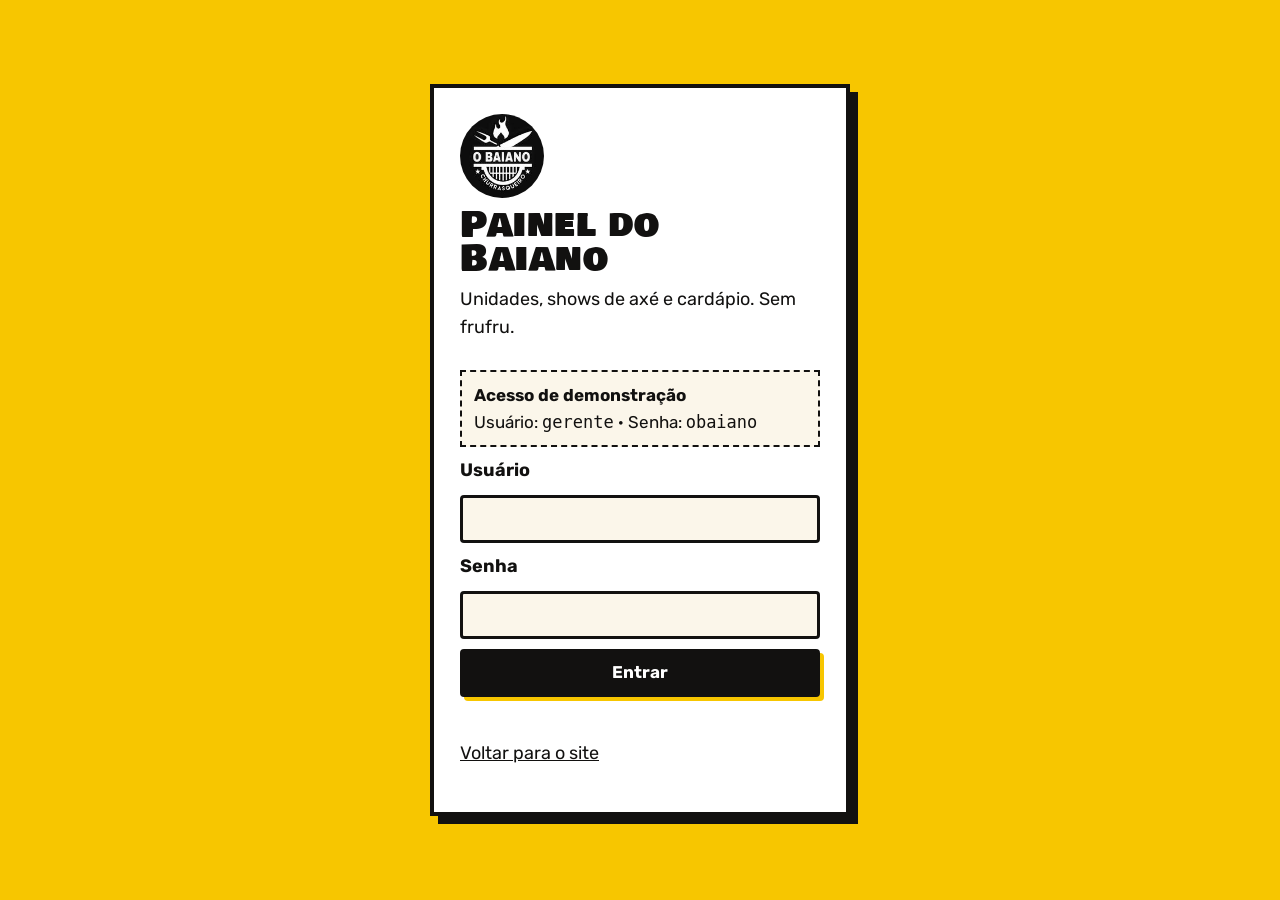
<file: admin.html>
<!doctype html>
<html lang="pt-BR">
<head>
<meta charset="utf-8">
<meta name="viewport" content="width=device-width, initial-scale=1">
<title>Painel do gerente · O Baiano</title>
<meta name="robots" content="noindex">
<meta name="theme-color" content="#121110">
<link rel="icon" href="fotos/logo.jpg">
<link rel="preconnect" href="https://fonts.googleapis.com">
<link rel="preconnect" href="https://fonts.gstatic.com" crossorigin>
<link href="https://fonts.googleapis.com/css2?family=Bowlby+One+SC&family=Rubik:wght@400;500;600;700&display=swap" rel="stylesheet">
<link rel="stylesheet" href="assets/estilo.css?v=20261112192849">
<link rel="stylesheet" href="assets/admin.css?v=20261112192849">
</head>
<body>
<main id="tela-login" class="login">
  <form class="login-caixa" id="form-login" novalidate>
    <img src="fotos/logo.jpg" alt="" width="84" height="84">
    <h1>Painel do Baiano</h1>
    <p>Unidades, shows de axé e cardápio. Sem frufru.</p>
    <div class="credencial" role="note"><b>Acesso de demonstração</b><br>Usuário: <code>gerente</code> · Senha: <code>obaiano</code></div>
    <label for="l-user">Usuário</label><input id="l-user" autocomplete="username" autocapitalize="none">
    <label for="l-senha">Senha</label><input id="l-senha" type="password" autocomplete="current-password">
    <button class="bt bt-preto" type="submit">Entrar</button>
    <p class="erro" id="login-erro" aria-live="polite"></p>
    <p><a href="index.html">Voltar para o site</a></p>
  </form>
</main>

<div id="tela-painel" hidden>
  <header class="topo">
    <div class="embrulho">
      <span class="marca"><img src="fotos/logo.jpg" alt=""><b>Painel</b></span>
      <a class="bt bt-mini" href="index.html" target="_blank" rel="noopener" style="margin-left:auto">Ver site</a>
      <button class="bt bt-mini" id="btn-sair" type="button">Sair</button>
    </div>
  </header>
  <div class="aviso-demo"><b>Modo demonstração.</b> O que você salva aqui aparece no site deste aparelho.</div>
  <main class="embrulho adm-main">
    <section id="aba-unidades" class="aba"></section>
    <section id="aba-shows" class="aba" hidden></section>
    <section id="aba-cardapio" class="aba" hidden></section>
    <section id="aba-pedidos" class="aba" hidden></section>
    <section id="aba-ajustes" class="aba" hidden></section>
  </main>
  <nav class="abas" aria-label="Seções do painel">
    <button type="button" data-aba="unidades" aria-current="page">Unidades</button>
    <button type="button" data-aba="shows">Shows</button>
    <button type="button" data-aba="cardapio">Cardápio</button>
    <button type="button" data-aba="pedidos">Pedidos<span class="badge" id="badge" hidden></span></button>
    <button type="button" data-aba="ajustes">Ajustes</button>
  </nav>
  <div class="toast" id="toast" role="status" aria-live="polite" hidden></div>
</div>
<script src="assets/dados.js?v=20261112192849"></script>
<script src="assets/admin.js?v=20261112192849"></script>
</body>
</html>
</file>
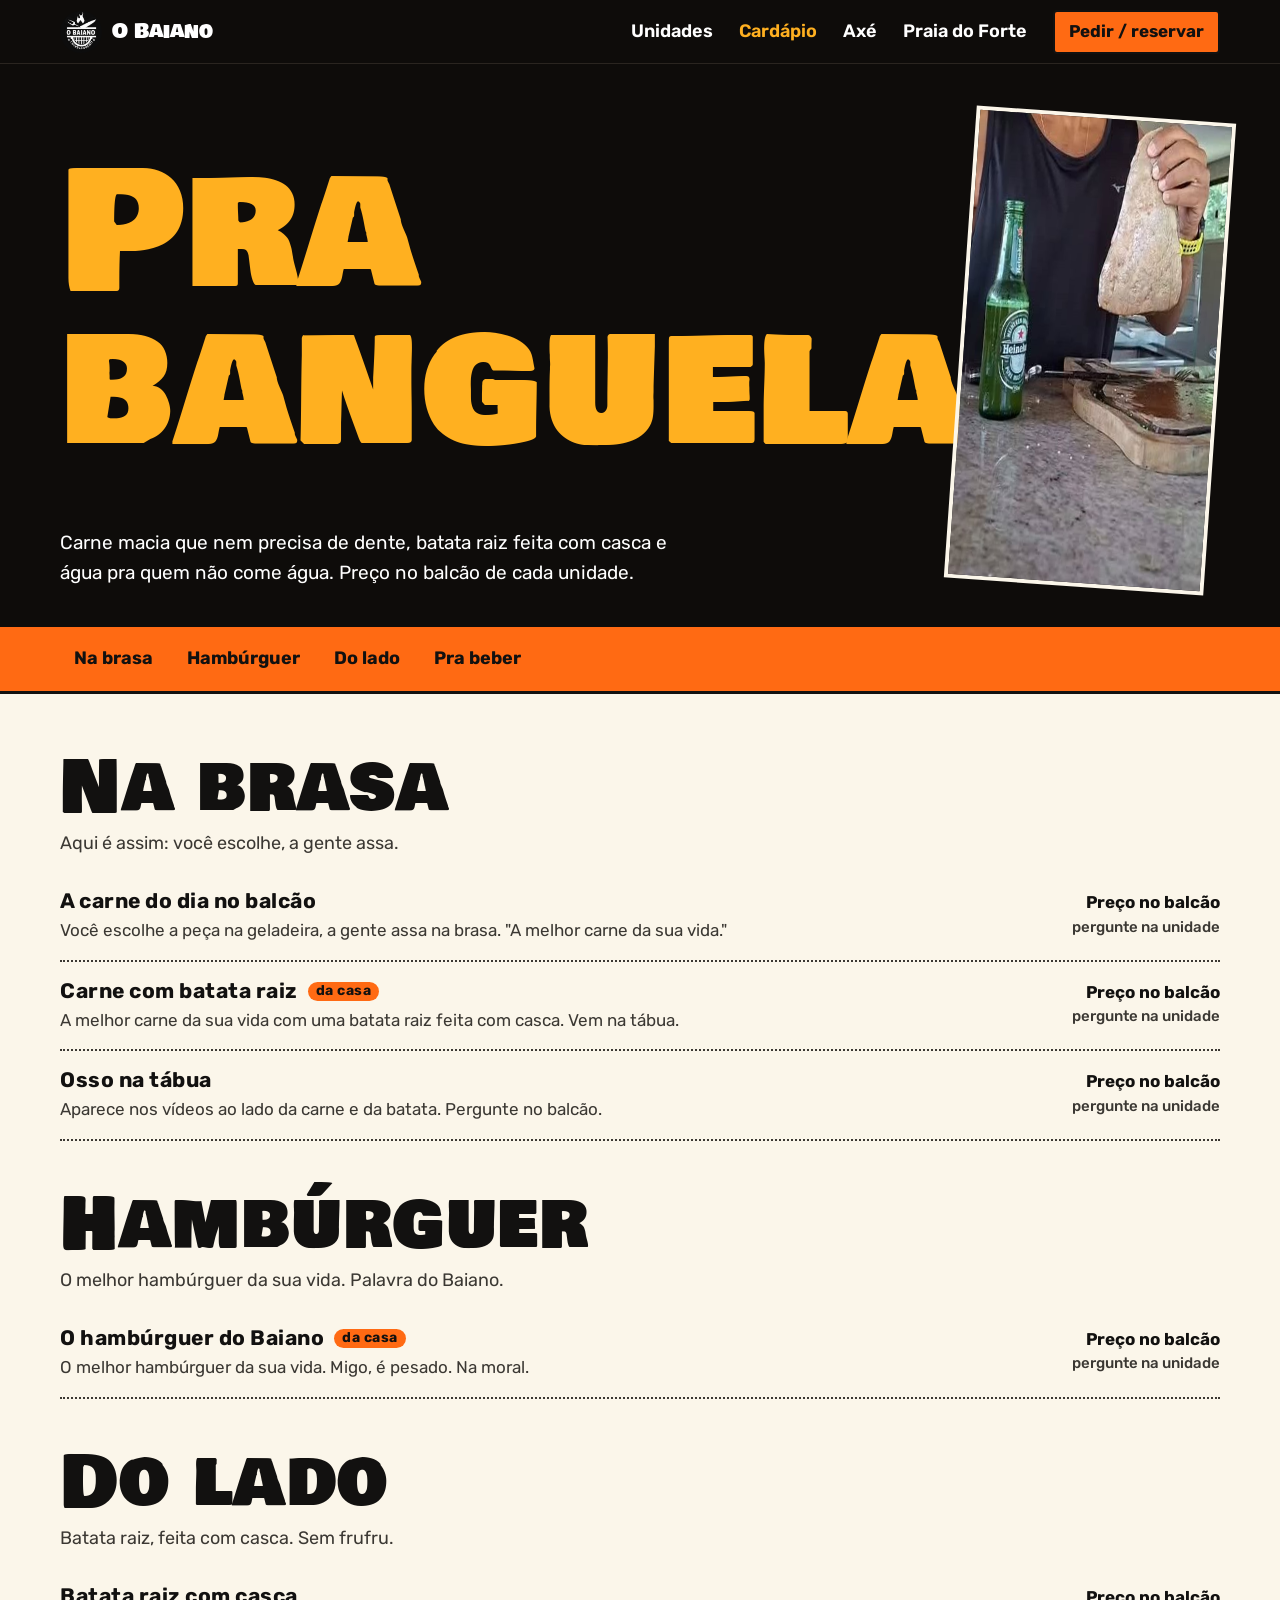
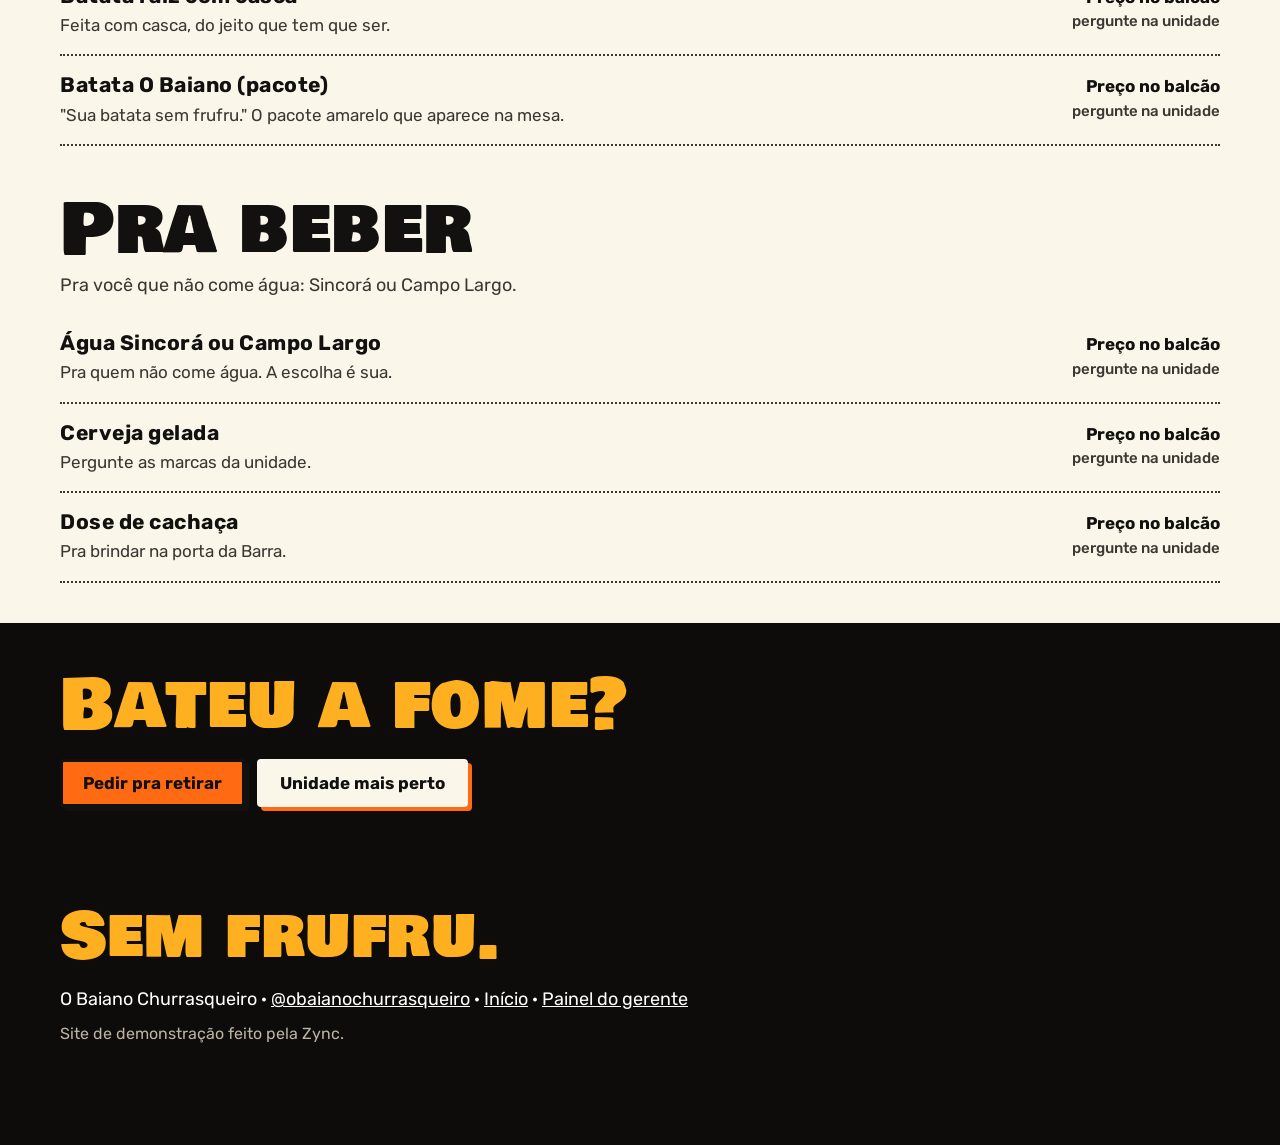
<file: cardapio.html>
<!doctype html>
<html lang="pt-BR">
<head>
<meta charset="utf-8">
<meta name="viewport" content="width=device-width, initial-scale=1">
<title>Cardápio · O Baiano Churrasqueiro</title>
<meta name="description" content="Cardápio do O Baiano Churrasqueiro: carne na brasa, hambúrguer, batata raiz com casca e bebida gelada. Sem frufru.">
<meta name="theme-color" content="#0E0C0A">
<link rel="icon" href="fotos/logo.jpg">
<link rel="preconnect" href="https://fonts.googleapis.com">
<link rel="preconnect" href="https://fonts.gstatic.com" crossorigin>
<link href="https://fonts.googleapis.com/css2?family=Bowlby+One+SC&family=Rubik:wght@400;500;600;700&display=swap" rel="stylesheet">
<link rel="stylesheet" href="assets/site.css?v=20261112192849">
</head>
<body class="pg-menu">
<header class="topo">
  <a class="marca" href="index.html"><img src="fotos/logo.jpg" alt=""><b>O Baiano</b></a>
  <nav aria-label="Principal">
    <a href="index.html#unidades">Unidades</a>
    <a href="cardapio.html" aria-current="page">Cardápio</a>
    <a href="index.html#axe">Axé</a>
    <a href="index.html#praia-do-forte">Praia do Forte</a>
  </nav>
  <a class="bt bt-brasa" href="index.html#pedir">Pedir / reservar</a>
</header>

<main>
  <section class="menu-cab">
    <div class="embrulho menu-cab-grade">
      <h1>Pra<br>banguela.</h1>
      <figure class="menu-foto"><img src="fotos/carne-e-cerveja.jpg" alt="Carne na tábua com cerveja gelada" width="361" height="465"></figure>
      <p>Carne macia que nem precisa de dente, batata raiz feita com casca e água pra quem não come água. Preço no balcão de cada unidade.</p>
    </div>
  </section>
  <nav class="cats" aria-label="Categorias"><div class="embrulho" id="cats"></div></nav>
  <div class="embrulho menu-corpo" id="menu"></div>

  <section class="menu-fim">
    <div class="embrulho">
      <p class="disp">Bateu a fome?</p>
      <div class="form-acoes">
        <a class="bt bt-brasa" href="index.html?tipo=retira#pedir">Pedir pra retirar</a>
        <a class="bt bt-claro" href="index.html#perto">Unidade mais perto</a>
      </div>
    </div>
  </section>
</main>

<footer class="rodape">
  <p class="disp">Sem frufru.</p>
  <p>O Baiano Churrasqueiro · <a href="https://instagram.com/obaianochurrasqueiro" target="_blank" rel="noopener">@obaianochurrasqueiro</a> · <a href="index.html">Início</a> · <a href="admin.html">Painel do gerente</a></p>
  <p class="mini">Site de demonstração feito pela Zync.</p>
</footer>
<script src="assets/dados.js?v=20261112192849"></script>
<script src="assets/site.js?v=20261112192849"></script>
</body>
</html>
</file>
<file: assets/estilo.css>
/* O Baiano Churrasqueiro — conceito FITA DO BONFIM, SEM FRUFRU.
   Papel de açougue claro, tinta preta do logo, e as fitinhas do Bonfim
   (amarelo, vermelho, verde, azul) amarrando tudo: unidades viram fitas,
   faixas de texto atravessam a página e andam com a rolagem. */
:root {
  --papel: #FBF6EA;
  --papel2: #F1E8D3;
  --tinta: #121110;
  --tinta2: #3B3833;
  --amarelo: #F7C600;
  --vermelho: #C21D14;
  --verde: #0A7A3E;
  --azul: #1450B4;
  --branco: #FFFFFF;
  --raio: 4px;
  --max: 1160px;
}
* { box-sizing: border-box; }
html { scroll-behavior: smooth; -webkit-text-size-adjust: 100%; }
body { margin: 0; background: var(--papel); color: var(--tinta); font: 400 18px/1.55 'Rubik', system-ui, sans-serif; overflow-x: hidden; }
img { max-width: 100%; display: block; }
a { color: inherit; }
h1, h2, h3, .disp { font-family: 'Bowlby One SC', 'Rubik', sans-serif; font-weight: 400; line-height: .95; letter-spacing: .5px; margin: 0; }
p { margin: 0 0 1em; }
.embrulho { width: min(100% - 32px, var(--max)); margin-inline: auto; }
.oculto { position: absolute !important; width: 1px; height: 1px; overflow: hidden; clip: rect(0 0 0 0); }
:focus-visible { outline: 3px solid var(--azul); outline-offset: 3px; }

/* ---------- botões ---------- */
.bt { display: inline-flex; align-items: center; justify-content: center; gap: 8px; min-height: 48px; padding: 10px 20px; border: 3px solid var(--tinta); background: var(--branco); color: var(--tinta); font: 700 17px/1.1 'Rubik', sans-serif; text-decoration: none; border-radius: var(--raio); cursor: pointer; box-shadow: 4px 4px 0 var(--tinta); transition: transform .12s, box-shadow .12s; }
.bt:hover { transform: translate(-2px, -2px); box-shadow: 6px 6px 0 var(--tinta); }
.bt:active { transform: translate(2px, 2px); box-shadow: 1px 1px 0 var(--tinta); }
.bt-preto { background: var(--tinta); color: var(--branco); box-shadow: 4px 4px 0 var(--amarelo); }
.bt-amarelo { background: var(--amarelo); }
.bt-mini { min-height: 42px; padding: 8px 14px; font-size: 16px; box-shadow: 3px 3px 0 var(--tinta); }

/* ---------- topo ---------- */
.topo { position: sticky; top: 0; z-index: 30; background: var(--tinta); color: var(--branco); }
.topo .embrulho { display: flex; align-items: center; gap: 14px; min-height: 64px; }
.marca { display: flex; align-items: center; gap: 10px; text-decoration: none; color: var(--branco); }
.marca img { width: 44px; height: 44px; border-radius: 50%; border: 2px solid var(--branco); }
.marca b { font: 400 20px/1 'Bowlby One SC', sans-serif; }
.topo nav { margin-left: auto; display: flex; gap: 4px; }
.topo nav a { color: var(--branco); text-decoration: none; font-weight: 600; padding: 10px 12px; border-radius: var(--raio); }
.topo nav a:hover, .topo nav a[aria-current] { background: var(--amarelo); color: var(--tinta); }
.topo .bt { box-shadow: none; border-color: var(--amarelo); background: var(--amarelo); min-height: 44px; }
@media (max-width: 760px) { .topo nav { display: none; } .topo .bt { margin-left: auto; } }

/* ---------- capa ---------- */
.capa { position: relative; padding: 40px 0 70px; overflow: hidden; }
.capa-grade { display: grid; grid-template-columns: minmax(0, 1.15fr) minmax(0, .85fr); gap: 40px; align-items: center; }
.capa-grade > * { min-width: 0; }
.capa .sobre { font-weight: 700; text-transform: uppercase; letter-spacing: 2px; font-size: 16px; margin-bottom: 14px; }
.capa h1 { font-size: clamp(64px, 13vw, 168px); }
.capa h1 span { display: block; }
.capa h1 .riscado { position: relative; display: inline-block; }
.capa h1 .riscado::after { content: ''; position: absolute; left: -2%; right: -2%; top: 52%; height: .14em; background: var(--vermelho); transform: rotate(-4deg); }
.capa .lede { font-size: clamp(20px, 2.4vw, 24px); max-width: 32ch; margin: 22px 0 26px; }
.capa .lede b { background: var(--amarelo); padding: 0 4px; }
.capa-acoes { display: flex; flex-wrap: wrap; gap: 14px; }
.capa-foto { position: relative; transform: rotate(2.5deg); }
.capa-foto img { width: 100%; aspect-ratio: 4 / 5; object-fit: cover; border: 6px solid var(--tinta); }
.capa-foto .fitinha { position: absolute; left: -30px; right: -30px; top: 18%; transform: rotate(-9deg); }
.capa-foto figcaption { margin-top: 10px; font-size: 16px; transform: rotate(-2.5deg); }

/* fitinha do Bonfim (componente) */
.fitinha { display: block; padding: 8px 18px; background: var(--amarelo); color: var(--tinta); font: 700 15px/1.2 'Rubik', sans-serif; letter-spacing: 3px; text-transform: uppercase; text-align: center; white-space: nowrap; overflow: hidden; clip-path: polygon(0 0, 100% 0, 97% 50%, 100% 100%, 0 100%, 3% 50%); box-shadow: 0 3px 0 rgba(0,0,0,.25); }
.fitinha.vermelho { background: var(--vermelho); color: var(--branco); }
.fitinha.verde { background: var(--verde); color: var(--branco); }
.fitinha.azul { background: var(--azul); color: var(--branco); }

@media (max-width: 860px) {
  .capa-grade { grid-template-columns: minmax(0, 1fr); gap: 34px; }
  .capa-foto { max-width: 420px; margin-inline: auto; width: 100%; }
  .capa-foto .fitinha { left: -10px; right: -10px; }
}

/* ---------- faixas que andam com a rolagem ---------- */
.faixas { position: relative; height: 170px; margin: -20px 0 10px; overflow: hidden; }
.faixa { position: absolute; left: -10%; width: 120%; padding: 12px 0; white-space: nowrap; font: 400 clamp(26px, 4vw, 40px)/1 'Bowlby One SC', sans-serif; will-change: transform; }
.faixa span { display: inline-block; padding-right: .6em; }
.faixa.f1 { top: 22px; background: var(--tinta); color: var(--amarelo); transform: rotate(-3deg); }
.faixa.f2 { top: 92px; background: var(--vermelho); color: var(--branco); transform: rotate(2deg); }
.faixa .corre { display: inline-block; will-change: transform; }

/* ---------- títulos de seção ---------- */
.secao { padding: 72px 0; }
.secao-topo { display: grid; grid-template-columns: minmax(0, 1fr) minmax(0, 1fr); gap: 24px 40px; align-items: end; margin-bottom: 34px; }
.secao-topo > * { min-width: 0; }
.secao h2 { font-size: clamp(42px, 7vw, 84px); }
.secao-topo p { font-size: 19px; margin: 0; }
.selo { display: inline-block; font-weight: 700; text-transform: uppercase; letter-spacing: 2px; font-size: 15px; background: var(--tinta); color: var(--branco); padding: 4px 10px; margin-bottom: 12px; }
@media (max-width: 760px) { .secao { padding: 56px 0; } .secao-topo { grid-template-columns: minmax(0, 1fr); } }

/* ---------- mais perto ---------- */
.perto { background: var(--branco); border: 4px solid var(--tinta); box-shadow: 8px 8px 0 var(--tinta); padding: 24px; margin-top: 46px; }
.perto h2 { font-size: clamp(28px, 4vw, 40px); margin-bottom: 12px; }
.perto-linha { display: flex; flex-wrap: wrap; gap: 12px; align-items: center; }
.perto select { min-height: 48px; font: 500 17px 'Rubik', sans-serif; padding: 8px 12px; border: 3px solid var(--tinta); border-radius: var(--raio); background: var(--papel); color: var(--tinta); max-width: 100%; }
.perto-res { margin-top: 18px; }
.perto-res:empty { display: none; }
.achou { display: grid; grid-template-columns: minmax(0, 1fr) auto; gap: 12px 20px; align-items: center; padding-top: 18px; border-top: 3px dashed var(--tinta); }
.achou > * { min-width: 0; }
.achou .disp { font-size: clamp(30px, 5vw, 46px); }
.achou .dist { font-weight: 700; }
.achou .acoes { display: flex; flex-wrap: wrap; gap: 10px; }
.achou .outras { grid-column: 1 / -1; font-size: 16px; color: var(--tinta2); }
@media (max-width: 600px) { .achou { grid-template-columns: minmax(0, 1fr); } }

/* status */
.status { display: inline-flex; align-items: center; gap: 8px; font-weight: 700; font-size: 16px; padding: 4px 10px; border-radius: 99px; border: 2px solid currentColor; background: var(--branco); }
.status::before { content: ''; width: 10px; height: 10px; border-radius: 50%; background: currentColor; }
.status.aberto { color: var(--verde); }
.status.fechado { color: var(--vermelho); }
.status.neutro { color: var(--tinta2); }

/* ---------- unidades = fitas ---------- */
.unid-grade { display: grid; grid-template-columns: minmax(0, 1fr) minmax(0, 1fr); gap: 30px; align-items: start; }
.unid-grade > * { min-width: 0; }
.fitas { list-style: none; margin: 0; padding: 0; display: grid; gap: 14px; }
.fita { position: relative; background: var(--branco); border: 3px solid var(--tinta); border-left-width: 18px; padding: 16px 18px 16px 18px; transition: transform .2s; }
.fita[data-cor="amarelo"] { border-left-color: var(--amarelo); }
.fita[data-cor="vermelho"] { border-left-color: var(--vermelho); }
.fita[data-cor="verde"] { border-left-color: var(--verde); }
.fita[data-cor="azul"] { border-left-color: var(--azul); }
.fita.ativa { transform: translateX(8px); box-shadow: -8px 0 0 var(--tinta); }
.fita .lembra { font-size: 14px; letter-spacing: 3px; text-transform: uppercase; font-weight: 700; color: var(--tinta2); }
.fita h3 { font-size: clamp(26px, 3.4vw, 34px); margin: 4px 0 8px; }
.fita .end { margin: 0 0 10px; }
.fita .linha { display: flex; flex-wrap: wrap; gap: 8px 12px; align-items: center; margin-bottom: 12px; }
.fita .nota { font-weight: 700; background: var(--amarelo); padding: 2px 8px; }
.fita .acoes { display: flex; flex-wrap: wrap; gap: 10px; }
.mapa { position: sticky; top: 84px; border: 4px solid var(--tinta); background: var(--papel2); }
.mapa iframe { width: 100%; height: 460px; border: 0; display: block; }
.mapa p { margin: 0; padding: 12px 14px; font-weight: 600; border-top: 3px solid var(--tinta); background: var(--branco); }
@media (max-width: 860px) { .unid-grade { grid-template-columns: minmax(0, 1fr); } .mapa { position: relative; top: 0; order: -1; } .mapa iframe { height: 300px; } }

/* ---------- você escolhe ---------- */
.escolhe { background: var(--tinta); color: var(--branco); }
.escolhe .selo { background: var(--amarelo); color: var(--tinta); }
.mosaico { display: grid; grid-template-columns: minmax(0, 1.1fr) minmax(0, .9fr) minmax(0, 1fr); gap: 18px; align-items: start; }
.mosaico > * { min-width: 0; margin: 0; }
.mosaico img { width: 100%; object-fit: cover; border: 4px solid var(--branco); }
.mosaico figure:nth-child(1) img { aspect-ratio: 1 / 1; }
.mosaico figure:nth-child(2) { margin-top: 60px; }
.mosaico figure:nth-child(2) img { aspect-ratio: 4 / 5; }
.mosaico figure:nth-child(3) img { aspect-ratio: 3 / 4; }
.mosaico figcaption { font-size: 17px; margin-top: 10px; }
.mosaico figcaption b { color: var(--amarelo); }
.citacao { font: 400 clamp(30px, 5vw, 58px)/1.05 'Bowlby One SC', sans-serif; margin: 46px 0 24px; max-width: 18ch; }
.citacao em { font-style: normal; color: var(--amarelo); }
@media (max-width: 760px) { .mosaico { grid-template-columns: minmax(0, 1fr) minmax(0, 1fr); } .mosaico figure:nth-child(1) { grid-column: 1 / -1; } .mosaico figure:nth-child(2) { margin-top: 0; } }

/* ---------- axé ---------- */
.axe { background: var(--amarelo); }
.axe .selo { background: var(--vermelho); }
.axe-grade { display: grid; grid-template-columns: minmax(0, 1.2fr) minmax(0, .8fr); gap: 34px; align-items: start; }
.axe-grade > * { min-width: 0; }
.shows { list-style: none; margin: 0; padding: 0; display: grid; gap: 16px; }
.show { display: grid; grid-template-columns: 96px minmax(0, 1fr); gap: 16px; background: var(--branco); border: 3px solid var(--tinta); padding: 14px; align-items: start; }
.show > * { min-width: 0; }
.show .dia { background: var(--tinta); color: var(--amarelo); text-align: center; padding: 10px 4px; }
.show .dia b { display: block; font: 400 40px/1 'Bowlby One SC', sans-serif; }
.show .dia span { font-size: 15px; font-weight: 700; text-transform: uppercase; color: var(--branco); }
.show h3 { font-size: 26px; margin-bottom: 6px; }
.show p { margin: 0 0 10px; }
.show .cartaz-mini { grid-column: 1 / -1; }
.show .cartaz-mini img { width: 100%; max-width: 340px; border: 3px solid var(--tinta); }
.radiola { background: var(--tinta); color: var(--branco); padding: 26px; text-align: center; border: 3px solid var(--tinta); }
.disco { width: min(240px, 70%); aspect-ratio: 1; margin: 0 auto 20px; border-radius: 50%; background: radial-gradient(circle, var(--vermelho) 0 17%, var(--tinta) 17.5% 19%, #2a2724 19.5% 21%, #111 21.5% 30%, #2a2724 30.5% 31%, #111 31.5% 40%, #2a2724 40.5% 41%, #111 41.5% 50%, #2a2724 50.5% 51%, #111 51.5% 70%); position: relative; animation: gira 3.2s linear infinite; animation-play-state: paused; }
.disco::after { content: 'AXÉ'; position: absolute; inset: 0; display: grid; place-items: center; font: 400 22px 'Bowlby One SC', sans-serif; color: var(--amarelo); }
.radiola.tocando .disco { animation-play-state: running; }
@keyframes gira { to { transform: rotate(360deg); } }
.radiola h3 { font-size: 30px; margin-bottom: 10px; }
.radiola p { font-size: 17px; }
.radiola .aviso { font-size: 16px; color: #E9E2D2; }
@media (max-width: 860px) { .axe-grade { grid-template-columns: minmax(0, 1fr); } }
@media (prefers-reduced-motion: reduce) { .disco { animation: none; } }

/* ---------- Praia do Forte ---------- */
.forte-grade { display: grid; grid-template-columns: minmax(0, .8fr) minmax(0, 1.2fr); gap: 40px; align-items: center; }
.forte-grade > * { min-width: 0; }
.forte img { width: 100%; aspect-ratio: 3 / 4; object-fit: cover; border: 6px solid var(--tinta); transform: rotate(-2deg); }
.forte .palavras { font: 400 clamp(28px, 4.2vw, 50px)/1.12 'Bowlby One SC', sans-serif; margin: 0 0 22px; }
.forte .palavras span { opacity: .18; transition: opacity .25s; }
.forte .palavras span.acesa { opacity: 1; }
.forte .fonte { font-size: 16px; color: var(--tinta2); }
@media (max-width: 860px) { .forte-grade { grid-template-columns: minmax(0, 1fr); } .forte img { max-width: 360px; } }

/* ---------- pedido ---------- */
.pedir { background: var(--papel2); border-top: 6px solid var(--tinta); }
.form { background: var(--branco); border: 4px solid var(--tinta); box-shadow: 8px 8px 0 var(--tinta); padding: 26px; display: grid; grid-template-columns: minmax(0, 1fr) minmax(0, 1fr); gap: 16px 18px; }
.form > * { min-width: 0; }
.form .cheio { grid-column: 1 / -1; }
.form label { display: block; font-weight: 700; margin-bottom: 6px; }
.form input, .form select, .form textarea { width: 100%; min-height: 50px; font: 400 18px 'Rubik', sans-serif; padding: 10px 12px; border: 3px solid var(--tinta); border-radius: var(--raio); background: var(--papel); color: var(--tinta); }
.form textarea { min-height: 96px; resize: vertical; }
.tipos { display: flex; flex-wrap: wrap; gap: 10px; border: 0; padding: 0; margin: 0; }
.tipos legend { font-weight: 700; margin-bottom: 8px; padding: 0; }
.tipos label { margin: 0; }
.tipos input { position: absolute; opacity: 0; width: 1px; height: 1px; }
.tipos span { display: inline-block; padding: 10px 14px; border: 3px solid var(--tinta); border-radius: 99px; font-weight: 600; cursor: pointer; background: var(--branco); }
.tipos input:checked + span { background: var(--tinta); color: var(--amarelo); }
.tipos input:focus-visible + span { outline: 3px solid var(--azul); outline-offset: 2px; }
.form .erro { color: var(--vermelho); font-weight: 700; min-height: 1.4em; }
.previa { background: var(--papel); border: 2px dashed var(--tinta); padding: 14px; white-space: pre-wrap; font-size: 16px; }
@media (max-width: 600px) { .form { grid-template-columns: minmax(0, 1fr); padding: 18px; } }

/* ---------- cardápio ---------- */
.menu-cab { padding: 50px 0 20px; }
.menu-cab h1 { font-size: clamp(56px, 11vw, 130px); }
.menu-cab p { font-size: 20px; max-width: 40ch; }
.cats { position: sticky; top: 64px; z-index: 10; background: var(--papel); border-bottom: 3px solid var(--tinta); }
.cats .embrulho { display: flex; gap: 8px; overflow-x: auto; padding: 10px 0; }
.cats a { flex: none; text-decoration: none; font-weight: 700; padding: 8px 14px; border: 3px solid var(--tinta); border-radius: 99px; background: var(--branco); }
.cat { padding: 40px 0 10px; }
.cat h2 { font-size: clamp(38px, 6vw, 64px); }
.cat .nota-cat { font-size: 19px; margin: 8px 0 20px; }
.itens { list-style: none; margin: 0; padding: 0; border-top: 3px solid var(--tinta); }
.item { display: grid; grid-template-columns: minmax(0, 1fr) auto; gap: 6px 18px; padding: 18px 0; border-bottom: 2px dashed var(--tinta); }
.item > * { min-width: 0; }
.item h3 { font: 700 21px/1.25 'Rubik', sans-serif; }
.item p { margin: 4px 0 0; color: var(--tinta2); }
.item .preco { font-weight: 700; white-space: nowrap; text-align: right; }
.item .preco small { display: block; font-weight: 500; font-size: 15px; color: var(--tinta2); }
.item.destaque h3::after { content: 'DA CASA'; margin-left: 10px; font-size: 13px; letter-spacing: 2px; background: var(--vermelho); color: var(--branco); padding: 2px 8px; vertical-align: middle; }
@media (max-width: 520px) { .item { grid-template-columns: minmax(0, 1fr); } .item .preco { text-align: left; } }

/* ---------- rodapé ---------- */
.rodape { background: var(--tinta); color: var(--branco); padding: 50px 0 90px; }
.rodape .disp { font-size: clamp(40px, 8vw, 90px); color: var(--amarelo); margin-bottom: 18px; }
.rodape a { color: var(--branco); }
.rodape .mini { font-size: 16px; color: #DCD5C7; }
.zap-fixo { position: fixed; right: 16px; bottom: 16px; z-index: 40; }
.aviso-demo { background: var(--amarelo); color: var(--tinta); font-size: 16px; text-align: center; padding: 8px 16px; border-bottom: 3px solid var(--tinta); }

/* ---------- entrada com rolagem ---------- */
.surge { opacity: 0; transform: translateY(28px); transition: opacity .6s, transform .6s; }
.surge.vista { opacity: 1; transform: none; }
@media (prefers-reduced-motion: reduce) { .surge { opacity: 1; transform: none; transition: none; } }

[hidden]{display:none!important}
</file>
<file: assets/admin.css>
/* Painel do gerente — O Baiano. Reaproveita estilo.css; aqui só o que é do painel. */
.login { min-height: 100vh; display: grid; place-items: center; padding: 24px 16px; background: var(--amarelo); }
.login-caixa { width: min(100%, 420px); background: var(--branco); border: 4px solid var(--tinta); box-shadow: 8px 8px 0 var(--tinta); padding: 26px; display: grid; gap: 10px; }
.login-caixa img { border-radius: 50%; }
.login-caixa h1 { font-size: 36px; }
.login-caixa label { font-weight: 700; }
.credencial { background: var(--papel); border: 2px dashed var(--tinta); padding: 10px 12px; font-size: 17px; }
.erro { color: var(--vermelho); font-weight: 700; min-height: 1.3em; margin: 0; }
input, select, textarea { width: 100%; min-height: 48px; font: 400 17px 'Rubik', sans-serif; padding: 8px 12px; border: 3px solid var(--tinta); border-radius: var(--raio); background: var(--papel); color: var(--tinta); }
input[type=checkbox] { width: 26px; min-height: 26px; height: 26px; accent-color: var(--tinta); }
.adm-main { padding: 26px 0 120px; }
.aba h2 { font-size: clamp(34px, 6vw, 52px); margin-bottom: 8px; }
.aba > p { color: var(--tinta2); }
.cartao { background: var(--branco); border: 3px solid var(--tinta); padding: 16px; margin-bottom: 14px; }
.cartao h3 { font-size: 26px; margin-bottom: 10px; }
.campos { display: grid; grid-template-columns: repeat(auto-fit, minmax(min(100%, 170px), 1fr)); gap: 12px; }
.campos > * { min-width: 0; }
.campos label { display: block; font-weight: 700; font-size: 16px; margin-bottom: 4px; }
.check { display: flex; align-items: center; gap: 10px; font-weight: 600; }
.linha-bt { display: flex; flex-wrap: wrap; gap: 10px; margin-top: 12px; }
.lista-adm { list-style: none; padding: 0; margin: 0; display: grid; gap: 10px; }
.lista-adm li { background: var(--branco); border: 3px solid var(--tinta); padding: 14px; display: grid; grid-template-columns: minmax(0, 1fr) auto; gap: 8px 14px; align-items: center; }
.lista-adm li > * { min-width: 0; }
.lista-adm li.off { opacity: .55; }
.lista-adm b { font-size: 19px; }
.lista-adm small { display: block; color: var(--tinta2); font-size: 16px; }
.tag { display: inline-block; font-size: 14px; font-weight: 700; padding: 2px 8px; background: var(--amarelo); border: 2px solid var(--tinta); margin-right: 6px; }
.tag.novo { background: var(--vermelho); color: var(--branco); }
.abas { position: fixed; left: 0; right: 0; bottom: 0; z-index: 30; display: grid; grid-template-columns: repeat(5, minmax(0, 1fr)); background: var(--tinta); }
.abas button { min-height: 62px; border: 0; background: none; color: var(--branco); font: 600 16px 'Rubik', sans-serif; cursor: pointer; position: relative; padding: 4px; }
.abas button[aria-current] { background: var(--amarelo); color: var(--tinta); }
.badge { display: inline-block; margin-left: 4px; min-width: 22px; padding: 1px 6px; border-radius: 99px; background: var(--vermelho); color: var(--branco); font-size: 14px; }
.toast { position: fixed; left: 50%; bottom: 80px; transform: translateX(-50%); background: var(--tinta); color: var(--amarelo); padding: 12px 18px; font-weight: 700; z-index: 50; border: 2px solid var(--amarelo); }
@media (max-width: 420px) { .abas button { font-size: 14px; } }

[hidden]{display:none!important}
</file>
<file: assets/site.css>
/* O Baiano Churrasqueiro — v2 (páginas públicas). O painel continua em estilo.css + admin.css.
   Duas cenas presas na rolagem:
   1) ACENDE A BRASA: carvão escuro, as brasas acendem, a carne aparece e FRUFRU queima letra por letra.
   2) FITAS NO GRADIL: as 7 unidades viram fitas do Bonfim amarradas no gradil; tocar abre a unidade.
   Sem JS/GSAP ou com prefers-reduced-motion: tudo aparece no estado final, sem seção presa. */
:root {
  --carvao: #0E0C0A;
  --carvao2: #1B1815;
  --brasa: #FF6A13;
  --brasa2: #FFB020;
  --papel: #FBF6EA;
  --papel2: #F1E8D3;
  --tinta: #121110;
  --tinta2: #3B3833;
  --amarelo: #F7C600;
  --vermelho: #C21D14;
  --verde: #0A7A3E;
  --azul: #1450B4;
  --branco: #FFFFFF;
  --topo: 64px;
  --max: 1160px;
}
[hidden] { display: none !important; }
* { box-sizing: border-box; }
html { scroll-behavior: smooth; -webkit-text-size-adjust: 100%; }
body { margin: 0; background: var(--papel); color: var(--tinta); font: 400 18px/1.55 'Rubik', system-ui, sans-serif; overflow-x: hidden; }
img { max-width: 100%; display: block; }
a { color: inherit; }
h1, h2, h3, .disp { font-family: 'Bowlby One SC', 'Rubik', sans-serif; font-weight: 400; line-height: .95; letter-spacing: .5px; margin: 0; }
p { margin: 0 0 1em; }
.embrulho { width: min(100% - 32px, var(--max)); margin-inline: auto; }
.oculto { position: absolute !important; width: 1px; height: 1px; overflow: hidden; clip: rect(0 0 0 0); white-space: nowrap; }
:focus-visible { outline: 3px solid var(--azul); outline-offset: 3px; }

/* ---------- botões ---------- */
.bt { display: inline-flex; align-items: center; justify-content: center; gap: 8px; min-height: 48px; padding: 10px 20px; border: 3px solid var(--tinta); background: var(--branco); color: var(--tinta); font: 700 17px/1.1 'Rubik', sans-serif; text-decoration: none; border-radius: 4px; cursor: pointer; box-shadow: 4px 4px 0 var(--tinta); transition: transform .12s, box-shadow .12s; }
.bt:hover { transform: translate(-2px, -2px); box-shadow: 6px 6px 0 var(--tinta); }
.bt:active { transform: translate(2px, 2px); box-shadow: 1px 1px 0 var(--tinta); }
.bt-preto { background: var(--tinta); color: var(--branco); box-shadow: 4px 4px 0 var(--brasa); }
.bt-preto:hover { box-shadow: 6px 6px 0 var(--brasa); }
.bt-brasa { background: var(--brasa); color: var(--tinta); border-color: var(--tinta); }
.bt-claro { background: var(--papel); color: var(--tinta); border-color: var(--papel); box-shadow: 4px 4px 0 var(--brasa); }
.bt-claro:hover { box-shadow: 6px 6px 0 var(--brasa); }
.bt-amarelo { background: var(--amarelo); }
.bt-mini { min-height: 44px; padding: 8px 14px; font-size: 16px; box-shadow: 3px 3px 0 var(--tinta); }

.aviso-demo { background: var(--amarelo); color: var(--tinta); text-align: center; font-weight: 600; font-size: 16px; padding: 8px 16px; }

/* ---------- topo ---------- */
.topo { position: sticky; top: 0; z-index: 30; height: var(--topo); display: flex; align-items: center; gap: 14px; padding: 0 max(16px, calc((100% - var(--max)) / 2)); background: var(--carvao); color: var(--branco); border-bottom: 1px solid #2a2520; }
.marca { display: flex; align-items: center; gap: 10px; text-decoration: none; color: var(--branco); }
.marca img { width: 42px; height: 42px; border-radius: 50%; }
.marca b { font: 400 20px/1 'Bowlby One SC', sans-serif; }
.topo nav { margin-left: auto; display: flex; gap: 2px; }
.topo nav a { color: var(--branco); text-decoration: none; font-weight: 600; padding: 10px 12px; border-radius: 4px; }
.topo nav a:hover, .topo nav a[aria-current] { color: var(--brasa2); }
.topo .bt { box-shadow: none; min-height: 44px; padding: 8px 14px; border-width: 2px; }
@media (max-width: 800px) { .topo nav { display: none; } .topo .bt { margin-left: auto; } }

.status { display: inline-block; font-weight: 700; font-size: 16px; padding: 3px 10px; border-radius: 99px; border: 2px solid currentColor; }
.status.aberto { color: var(--verde); background: #E3F4E9; }
.status.fechado { color: var(--vermelho); background: #FBE6E4; }
.status.neutro { color: var(--tinta2); background: var(--papel2); }

/* =========================================================
   CENA 1 — ACENDE A BRASA
   ========================================================= */
.brasa { position: relative; background: var(--carvao); color: var(--branco); }
.brasa-palco { position: relative; height: calc(100vh - var(--topo)); height: calc(100svh - var(--topo)); min-height: 560px; overflow: hidden; isolation: isolate; }
.cena .brasa { height: 300vh; }
.cena .brasa-palco { position: sticky; top: var(--topo); }
@media (max-width: 700px) { .cena .brasa { height: 250vh; } }

.brilho { position: absolute; inset: 0; z-index: -1; background:
  radial-gradient(ellipse 80% 55% at 50% 100%, rgba(255, 106, 19, .55), rgba(255, 106, 19, 0) 70%),
  radial-gradient(ellipse 50% 30% at 50% 100%, rgba(255, 176, 32, .45), rgba(255, 176, 32, 0) 70%); }
.carvoes { position: absolute; left: 0; bottom: 0; width: 100%; height: 40%; z-index: 0; }
.carvoes .pedra { fill: #1E1A17; stroke: #2E2925; stroke-width: 2; }
.carvoes .racha { fill: none; stroke: #FFD24A; stroke-width: 2.5; stroke-linecap: round; }

.fagulhas { position: absolute; inset: auto 0 18% 0; height: 60%; pointer-events: none; z-index: 1; }
.fagulhas i { position: absolute; bottom: 0; width: 4px; height: 4px; border-radius: 50%; background: var(--brasa2); box-shadow: 0 0 8px 2px rgba(255, 140, 30, .8); animation: fagulha 3.2s linear infinite; opacity: 0; }
.fagulhas i:nth-child(1) { left: 12%; animation-delay: 0s; }
.fagulhas i:nth-child(2) { left: 26%; animation-delay: 1.1s; animation-duration: 2.6s; }
.fagulhas i:nth-child(3) { left: 41%; animation-delay: .5s; }
.fagulhas i:nth-child(4) { left: 57%; animation-delay: 1.8s; animation-duration: 3.8s; }
.fagulhas i:nth-child(5) { left: 69%; animation-delay: .9s; animation-duration: 2.9s; }
.fagulhas i:nth-child(6) { left: 82%; animation-delay: 2.3s; }
.fagulhas i:nth-child(7) { left: 92%; animation-delay: 1.4s; animation-duration: 3.4s; }
@keyframes fagulha { 0% { transform: translate(0, 0); opacity: 0; } 10% { opacity: 1; } 100% { transform: translate(18px, -60vh); opacity: 0; } }

.grelha { position: absolute; z-index: 2; left: 0; right: 0; top: 3svh; margin: 0 auto; width: min(72vw, 360px, 38svh); aspect-ratio: 361 / 440; clip-path: inset(0 round 18px); }
.grelha img { width: 100%; height: 100%; object-fit: cover; }
.vapor { position: absolute; inset: 0; pointer-events: none; overflow: hidden; }
.vapor i { position: absolute; bottom: 10%; width: 40%; aspect-ratio: 1; border-radius: 50%; background: radial-gradient(circle, rgba(255, 255, 255, .35), rgba(255, 255, 255, 0) 65%); animation: vapor 4s ease-in infinite; opacity: 0; }
.vapor i:nth-child(1) { left: 8%; }
.vapor i:nth-child(2) { left: 38%; animation-delay: 1.3s; }
.vapor i:nth-child(3) { left: 62%; animation-delay: 2.6s; }
@keyframes vapor { 0% { transform: translateY(0) scale(.6); opacity: 0; } 30% { opacity: .9; } 100% { transform: translateY(-90%) scale(1.4); opacity: 0; } }

.brasa-texto { position: absolute; z-index: 3; left: max(16px, calc((100% - var(--max)) / 2)); right: 16px; bottom: max(22px, 4svh); text-shadow: 0 3px 24px rgba(0, 0, 0, .85); }
.brasa-sobre { font-weight: 600; font-size: 17px; color: var(--brasa2); margin: 0 0 6px; }
.brasa h1 { font-size: clamp(58px, 15.5vw, 190px); line-height: .9; }
.brasa h1 .sem { display: block; }
.frufru { position: relative; display: inline-block; white-space: nowrap; }
.frufru .l { position: relative; display: inline-block; }
.frufru i { font-style: normal; display: inline-block; }
.frufru .t { opacity: 0; }
.frufru .f { position: absolute; left: 0; top: 0; color: var(--brasa2); opacity: 0; text-shadow: 0 0 18px rgba(255, 106, 19, .95), 0 0 42px rgba(255, 60, 0, .8); }
.frufru .vazio { position: absolute; left: 2%; right: 2%; bottom: .1em; height: .09em; background: var(--brasa); box-shadow: 0 0 18px rgba(255, 106, 19, .9); transform-origin: left center; }
.banguela { font-size: clamp(22px, 3.2vw, 34px); font-weight: 500; margin: 10px 0 18px; }
.banguela b { color: var(--brasa2); }
.brasa-acoes { display: flex; flex-wrap: wrap; gap: 12px; }
.rola-dica { display: none; }
.cena .rola-dica { display: block; position: absolute; z-index: 3; left: 0; right: 0; top: 46%; text-align: center; font-weight: 600; color: var(--papel); font-size: 17px; margin: 0; }
.cena .rola-dica::after { content: '↓'; display: block; font-size: 26px; animation: desce 1.4s ease-in-out infinite; }
@keyframes desce { 50% { transform: translateY(8px); } }

@media (min-width: 900px) {
  .grelha { width: min(34vw, 420px, 48svh); top: 5svh; }
  .brasa-texto { bottom: 7svh; }
}

/* =========================================================
   CENA 2 — FITAS NO GRADIL
   ========================================================= */
.gradil { background: var(--papel); }
.gradil-palco { padding: 48px 0 40px; }
.cena .gradil { height: 230vh; }
.cena .gradil-palco { position: sticky; top: var(--topo); height: calc(100vh - var(--topo)); height: calc(100svh - var(--topo)); padding: 3svh 0 0; display: flex; flex-direction: column; overflow: hidden; }
.gradil-cab { width: min(100% - 32px, var(--max)); margin: 0 auto 2svh; display: flex; flex-wrap: wrap; align-items: baseline; gap: 4px 20px; }
.gradil-cab h2 { font-size: clamp(38px, 8vw, 84px); }
.gradil-dica { margin: 0; font-weight: 600; font-size: 17px; color: var(--tinta2); }
.gradil-quadro { position: relative; width: min(100% - 16px, 1100px); margin: 0 auto; flex: 1; min-height: 360px; max-height: 620px; display: flex; flex-direction: column; }
.lancas { height: 44px; flex: none; background: url("data:image/svg+xml,%3Csvg xmlns='http://www.w3.org/2000/svg' width='40' height='44'%3E%3Cpath d='M20 0l7 15h-4v29h-6V15h-4z' fill='%23121110'/%3E%3C/svg%3E") left bottom / 40px 44px repeat-x; }
.trilho { height: 14px; flex: none; background: var(--tinta); border-radius: 3px; box-shadow: inset 0 3px 0 #4a453f; }
.barras { flex: 1; background:
  radial-gradient(circle, transparent 7px, var(--tinta) 7px 10px, transparent 10.5px) 0 10px / 40px 40px repeat-x,
  radial-gradient(circle, transparent 7px, var(--tinta) 7px 10px, transparent 10.5px) 0 100% / 40px 40px repeat-x,
  repeating-linear-gradient(90deg, transparent 0 17px, var(--tinta) 17px 23px, transparent 23px 40px); background-origin: border-box; }
.barras { background-position: 0 10px, 0 calc(100% - 10px), 0 0; }
.trilho-baixo { margin-bottom: 0; }

.fitas { position: absolute; left: 0; right: 0; top: 40px; margin: 0; padding: 0 6px; list-style: none; display: flex; justify-content: space-evenly; align-items: flex-start; }
.fita-item { position: relative; display: flex; flex-direction: column; align-items: center; }
.fita-item .no { position: relative; z-index: 2; width: calc(var(--w) + 12px); height: 24px; border-radius: 12px; background: var(--c); border: 3px solid rgba(0, 0, 0, .3); margin-bottom: -10px; }
.fita { --w: clamp(38px, 9.4vw, 74px); position: relative; width: var(--w); height: clamp(250px, 50svh, 470px); padding: 22px 0 34px; border: 0; background: var(--c); color: var(--ct); cursor: pointer; font: inherit; transform-origin: 50% 0; clip-path: polygon(0 0, 100% 0, 100% 100%, 50% calc(100% - 22px), 0 100%); writing-mode: vertical-rl; display: flex; align-items: center; justify-content: flex-start; gap: 10px; box-shadow: inset -6px 0 0 rgba(0, 0, 0, .12); }
.fita-item { --w: clamp(38px, 9.4vw, 74px); }
.fita .lembra { font-size: 13px; font-weight: 600; letter-spacing: .5px; opacity: .85; }
.fita .nome { font: 400 clamp(17px, 2.2vw, 24px)/1 'Bowlby One SC', sans-serif; white-space: nowrap; }
.fita .ponto { position: absolute; left: 50%; bottom: 34px; width: 12px; height: 12px; margin-left: -6px; border-radius: 50%; background: rgba(0, 0, 0, .25); border: 2px solid var(--ct); }
.fita .ponto.aberto { background: #3BE07A; }
.fita:hover, .fita.ativa { filter: brightness(1.08); }
.fita.ativa { box-shadow: inset -6px 0 0 rgba(0, 0, 0, .12), inset 0 0 0 4px var(--ct); }
.fita:focus-visible { outline-offset: -6px; outline-color: var(--ct); }
@media (max-width: 420px) { .fita .lembra { display: none; } }
[data-cor=amarelo] { --c: var(--amarelo); --ct: var(--tinta); }
[data-cor=vermelho] { --c: var(--vermelho); --ct: var(--branco); }
[data-cor=verde] { --c: var(--verde); --ct: var(--branco); }
[data-cor=azul] { --c: var(--azul); --ct: var(--branco); }

/* ---------- mais perto ---------- */
.perto { background: var(--tinta); color: var(--branco); padding: 44px 0 50px; }
.perto-grade { display: grid; grid-template-columns: minmax(0, 1fr); gap: 14px 40px; }
.perto h2 { font-size: clamp(34px, 6vw, 60px); color: var(--amarelo); }
.perto-linha { display: flex; flex-wrap: wrap; gap: 12px; align-items: center; }
.perto select, .form select, .form input { min-height: 48px; font: 500 17px 'Rubik', sans-serif; border: 3px solid var(--tinta); border-radius: 4px; padding: 8px 12px; background: var(--branco); color: var(--tinta); max-width: 100%; }
.perto .bt-preto { background: var(--brasa); color: var(--tinta); border-color: var(--brasa); box-shadow: none; }
.perto-res:empty { display: none; }
.achou { background: var(--papel); color: var(--tinta); border-radius: 6px; padding: 18px; display: grid; grid-template-columns: minmax(0, 1fr); gap: 12px; }
.achou .lembra { font-weight: 600; font-size: 16px; color: var(--tinta2); }
.achou .disp { font-size: clamp(30px, 5vw, 44px); margin: 2px 0 6px; }
.achou .linha { display: flex; flex-wrap: wrap; gap: 10px; align-items: center; margin: 0; }
.achou .acoes { display: flex; flex-wrap: wrap; gap: 10px; }
.achou .outras { margin: 0; font-size: 16px; color: var(--tinta2); }
@media (min-width: 900px) {
  .perto-grade { grid-template-columns: minmax(0, .8fr) minmax(0, 1.2fr); align-items: center; }
  .perto-res { grid-column: 1 / -1; }
}

/* ---------- você escolhe, a gente assa ---------- */
.assa { padding: 80px 0 70px; }
.assa-frase { font: 400 clamp(34px, 6.6vw, 88px)/1.14 'Bowlby One SC', sans-serif; margin: 0 0 34px; }
.em-linha { display: inline-block; height: .92em; width: 1.5em; object-fit: cover; border: 3px solid var(--tinta); border-radius: .46em; vertical-align: -.12em; transform: rotate(-4deg); }
.em-linha:nth-of-type(2) { transform: rotate(3deg); }
.assa-pe { display: grid; grid-template-columns: minmax(0, 1fr); gap: 18px; align-items: start; max-width: 760px; border-top: 3px solid var(--tinta); padding-top: 20px; }
.assa-pe p { margin: 0; font-size: 19px; }
@media (min-width: 760px) { .assa-pe { grid-template-columns: minmax(0, 1fr) auto; align-items: center; } }

/* ---------- axé: pulseiras ---------- */
.axe { background: #15110E; color: var(--branco); padding: 80px 0; }
.axe h2 { font-size: clamp(42px, 8vw, 96px); color: var(--amarelo); }
.axe-lede { font-size: 19px; max-width: 46ch; margin: 18px 0 34px; }
.pulseiras { list-style: none; margin: 0 0 40px; padding: 0; display: grid; gap: 26px; }
.pulseira { display: grid; grid-template-columns: minmax(0, 1fr); gap: 12px; }
.banda { --c: var(--amarelo); --ct: var(--tinta); position: relative; display: grid; grid-template-columns: auto minmax(0, 1fr) 54px; align-items: stretch; min-height: 92px; background: var(--c); color: var(--ct); border-radius: 12px; box-shadow: 0 6px 0 rgba(0, 0, 0, .45);
  background-image: repeating-linear-gradient(135deg, rgba(255, 255, 255, .12) 0 10px, rgba(255, 255, 255, 0) 10px 20px); }
.banda .dia { display: flex; flex-direction: column; justify-content: center; padding: 10px 16px; border-right: 3px dotted currentColor; text-align: center; }
.banda .dia b { font: 400 40px/1 'Bowlby One SC', sans-serif; }
.banda .dia span { font-size: 16px; font-weight: 700; text-transform: uppercase; }
.banda .info { padding: 12px 14px; min-width: 0; }
.banda .info strong { display: block; font: 400 clamp(19px, 2.6vw, 26px)/1.05 'Bowlby One SC', sans-serif; }
.banda .info span { display: block; font-size: 17px; font-weight: 500; margin-top: 4px; }
.banda .fecho { display: grid; place-items: center; border-left: 3px dashed rgba(0, 0, 0, .3); }
.banda .fecho::before { content: ''; width: 24px; height: 24px; border-radius: 50%; background: radial-gradient(circle, var(--c) 0 4px, rgba(0, 0, 0, .55) 4.5px 8px, rgba(0, 0, 0, .2) 8.5px); }
.pulseira:nth-child(2) .banda { --c: var(--vermelho); --ct: var(--branco); }
.pulseira:nth-child(3) .banda { --c: var(--verde); --ct: var(--branco); }
.pulseira:nth-child(4) .banda { --c: var(--azul); --ct: var(--branco); }
.pulseira .obs { margin: 0; font-size: 16px; color: #D9D1C4; }
.pulseira .bt { justify-self: start; }
.pulseira .cartaz { margin: 0; width: min(100%, 260px); transform: rotate(-2deg); border: 4px solid var(--papel); }
.pulseira.principal .banda { min-height: 110px; }
@media (min-width: 900px) {
  .pulseira.principal { grid-template-columns: minmax(0, 1fr) 260px; align-items: start; }
  .pulseira.principal .cartaz { grid-column: 2; grid-row: 1 / span 3; }
}
.radiola { display: flex; gap: 20px; align-items: center; border-top: 2px solid #3a332c; padding-top: 30px; }
.radiola h3 { font-size: 28px; color: var(--amarelo); margin-bottom: 6px; }
.radiola p { margin: 0 0 8px; }
.radiola .aviso { color: #D9D1C4; font-size: 16px; }
.disco { flex: none; width: 96px; height: 96px; border-radius: 50%; background: radial-gradient(circle, var(--amarelo) 0 13px, #000 14px 16px, #222 17px 30px, #000 31px 33px, #1b1b1b 34px); box-shadow: 0 0 0 3px #3a332c; }
.radiola.tocando .disco { animation: gira 1.8s linear infinite; }
@keyframes gira { to { transform: rotate(360deg); } }

/* ---------- Praia do Forte ---------- */
.forte { background: var(--papel2); padding: 80px 0; overflow: hidden; }
.forte .embrulho { position: relative; }
.forte-nome { font-size: clamp(46px, 11vw, 150px); margin-bottom: 26px; }
.forte-foto { float: right; margin: 0 0 16px 18px; width: min(40vw, 300px); transform: rotate(3deg); border: 6px solid var(--branco); box-shadow: 6px 8px 0 var(--tinta); }
.palavras { font: 400 clamp(26px, 4.4vw, 54px)/1.15 'Bowlby One SC', sans-serif; margin-bottom: 20px; }
.palavras span { color: #B9AE98; transition: color .25s; }
.palavras span.acesa { color: var(--tinta); }
.forte .fonte { font-size: 16px; color: var(--tinta2); font-style: italic; }
.forte .bt { margin-top: 6px; border-color: var(--tinta); }
@media (max-width: 600px) { .forte-foto { width: 42vw; margin-left: 12px; } }

/* ---------- pedir ---------- */
.pedir { padding: 80px 0 100px; background: var(--papel); clear: both; }
.pedir h2 { font-size: clamp(40px, 7vw, 80px); }
.pedir-lede { font-size: 19px; margin: 14px 0 28px; max-width: 48ch; }
.form { display: grid; grid-template-columns: repeat(2, minmax(0, 1fr)); gap: 16px; max-width: 820px; background: var(--branco); border: 3px solid var(--tinta); box-shadow: 8px 8px 0 var(--tinta); padding: 22px; border-radius: 6px; }
.form > div { min-width: 0; display: flex; flex-direction: column; gap: 6px; }
.form label, .form .rotulo { font-weight: 700; font-size: 16px; margin: 0; }
.form input, .form select { width: 100%; }
.cheio { grid-column: 1 / -1; }
.tipos { border: 0; padding: 0; margin: 0; display: flex; flex-wrap: wrap; gap: 10px; }
.tipos legend { font-weight: 700; font-size: 16px; margin-bottom: 8px; padding: 0; }
.tipos label { position: relative; }
.tipos input { position: absolute; opacity: 0; width: 1px; height: 1px; }
.tipos span { display: inline-block; min-height: 44px; padding: 10px 16px; border: 3px solid var(--tinta); border-radius: 99px; font-weight: 600; cursor: pointer; background: var(--papel); }
.tipos input:checked + span { background: var(--tinta); color: var(--branco); }
.tipos input:focus-visible + span { outline: 3px solid var(--azul); outline-offset: 2px; }
.previa { white-space: pre-wrap; background: #E7F6EC; border: 2px dashed var(--verde); border-radius: 6px; padding: 14px; font-size: 17px; }
.erro { color: var(--vermelho); font-weight: 700; margin: 0; }
.erro:empty { display: none; }
.form-acoes { display: flex; flex-wrap: wrap; gap: 12px; }
@media (max-width: 560px) { .form { grid-template-columns: minmax(0, 1fr); padding: 16px; box-shadow: 5px 5px 0 var(--tinta); } }

/* ---------- rodapé ---------- */
.rodape { background: var(--carvao); color: var(--branco); padding: 50px max(16px, calc((100% - var(--max)) / 2)) 90px; }
.rodape .disp { font-size: clamp(32px, 6vw, 64px); color: var(--brasa2); margin-bottom: 18px; }
.rodape p { margin: 0 0 8px; }
.rodape .mini { font-size: 16px; color: #BDB3A5; }
.zap-fixo { position: fixed; right: 16px; bottom: 16px; z-index: 40; }

/* ---------- folha da unidade ---------- */
.folha-fundo { position: fixed; inset: 0; z-index: 55; background: rgba(0, 0, 0, .6); }
.folha { position: fixed; z-index: 60; left: 0; right: 0; bottom: 0; margin: 0 auto; width: min(100%, 560px); max-height: 90vh; max-height: 90svh; overflow: auto; background: var(--papel); color: var(--tinta); border-radius: 18px 18px 0 0; padding: 0 18px 22px; animation: sobe .28s ease-out; }
@keyframes sobe { from { transform: translateY(100%); } }
.folha-fita { --c: var(--amarelo); --ct: var(--tinta); margin: 0 -18px 16px; padding: 12px 18px; background: var(--c); color: var(--ct); font-weight: 700; font-size: 16px; clip-path: polygon(0 0, 100% 0, calc(100% - 18px) 50%, 100% 100%, 0 100%); border-radius: 18px 0 0 0; }
.folha h3 { font-size: clamp(32px, 7vw, 44px); margin-bottom: 8px; }
.folha .linha { display: flex; flex-wrap: wrap; gap: 10px; align-items: center; }
.folha .nota { font-weight: 700; }
.folha .acoes { display: flex; flex-wrap: wrap; gap: 10px; margin-bottom: 16px; }
.folha iframe { width: 100%; height: 220px; border: 3px solid var(--tinta); border-radius: 6px; display: block; }
.folha-fecha { position: absolute; right: 10px; top: 4px; z-index: 2; width: 44px; height: 44px; border: 0; border-radius: 50%; background: var(--tinta); color: var(--branco); font-size: 28px; line-height: 1; cursor: pointer; }

/* =========================================================
   CARDÁPIO
   ========================================================= */
.menu-cab { background: var(--carvao); color: var(--branco); padding: 50px 0 40px; overflow: hidden; }
.menu-cab-grade { display: grid; grid-template-columns: minmax(0, 1fr) minmax(0, 150px); gap: 16px 30px; align-items: end; }
.menu-cab h1 { font-size: clamp(58px, 13vw, 170px); color: var(--brasa2); }
.menu-foto { margin: 0; transform: rotate(4deg); border: 4px solid var(--papel); }
.menu-cab p { grid-column: 1 / -1; font-size: 19px; max-width: 52ch; margin: 0; }
@media (min-width: 760px) { .menu-cab-grade { grid-template-columns: minmax(0, 1fr) 260px; } .menu-cab p { grid-column: 1; } .menu-foto { grid-row: 1 / span 2; grid-column: 2; } }
.cats { position: sticky; top: var(--topo); z-index: 20; background: var(--brasa); border-bottom: 3px solid var(--tinta); }
.cats .embrulho { display: flex; gap: 6px; overflow-x: auto; padding: 8px 0; scrollbar-width: none; }
.cats a { flex: none; text-decoration: none; font-weight: 700; padding: 10px 14px; border-radius: 99px; color: var(--tinta); }
.cats a:hover { background: var(--tinta); color: var(--branco); }
.menu-corpo { padding: 30px 0 20px; }
.cat { padding: 30px 0 20px; scroll-margin-top: calc(var(--topo) + 70px); }
.cat h2 { font-size: clamp(38px, 7vw, 72px); }
.cat .nota-cat { font-size: 18px; color: var(--tinta2); margin: 8px 0 14px; }
.itens { list-style: none; margin: 0; padding: 0; }
.item { display: grid; grid-template-columns: minmax(0, 1fr) auto; gap: 6px 16px; align-items: baseline; padding: 16px 0; border-bottom: 2px dotted var(--tinta2); }
.item h3 { font: 700 21px/1.2 'Rubik', sans-serif; }
.item p { margin: 4px 0 0; color: var(--tinta2); font-size: 17px; }
.item.destaque h3::after { content: 'da casa'; display: inline-block; margin-left: 10px; vertical-align: 3px; font-size: 14px; font-weight: 700; padding: 1px 8px; background: var(--brasa); border-radius: 99px; }
.item .preco { font-weight: 700; text-align: right; font-size: 17px; }
.item .preco small { display: block; font-weight: 500; font-size: 15px; color: var(--tinta2); }
@media (max-width: 480px) { .item { grid-template-columns: minmax(0, 1fr); } .item .preco { text-align: left; } }
.menu-fim { background: var(--carvao); color: var(--branco); padding: 50px 0; }
.menu-fim .disp { font-size: clamp(36px, 7vw, 70px); margin-bottom: 20px; color: var(--brasa2); }

/* ---------- sem animação ---------- */
@media (prefers-reduced-motion: reduce) {
  html { scroll-behavior: auto; }
  *, *::before, *::after { animation: none !important; transition: none !important; }
  .fagulhas, .vapor { display: none; }
  .palavras span { color: var(--tinta); }
}
</file>
